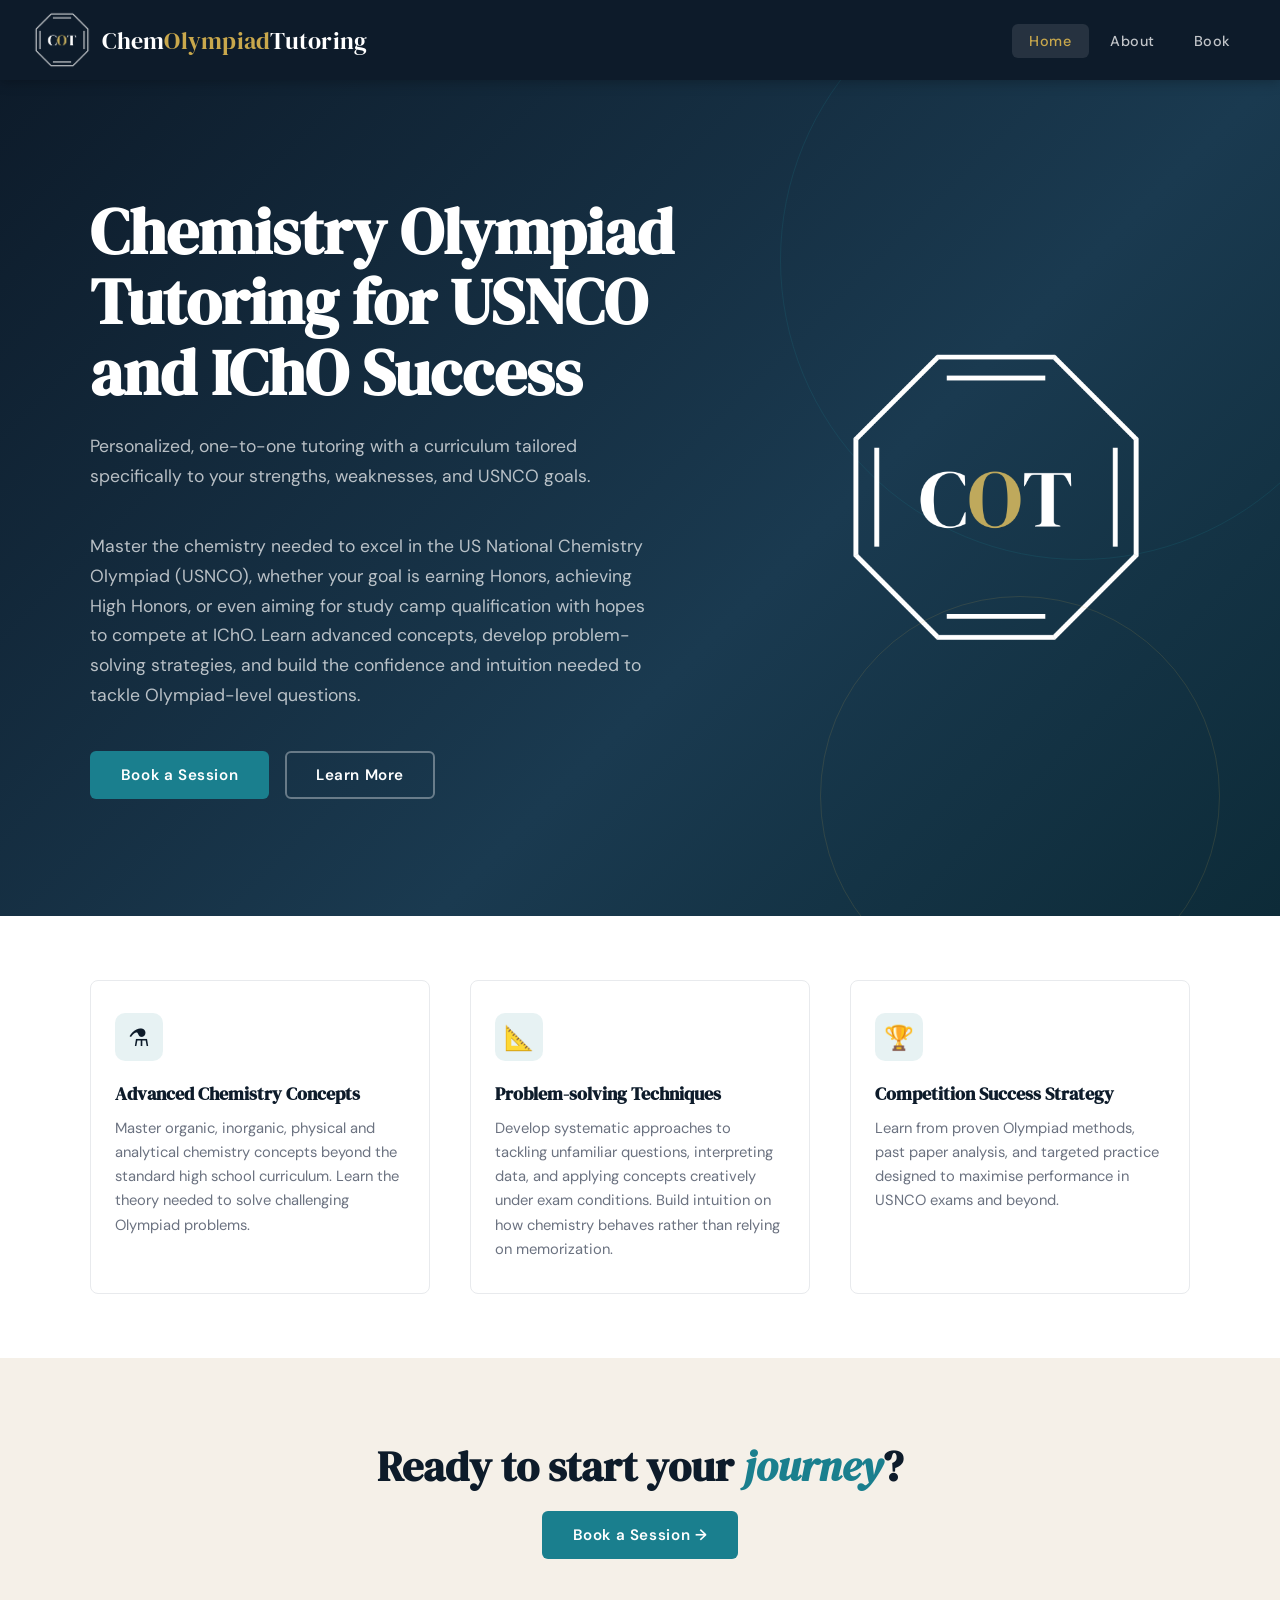
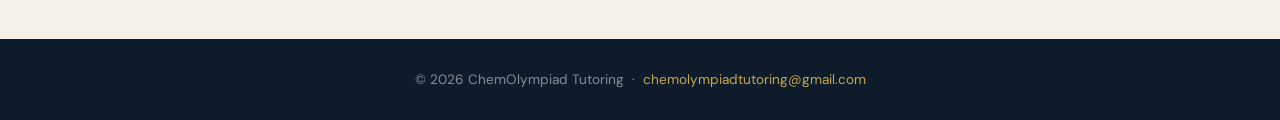
<file: index.html>
<!DOCTYPE html>
<html lang="en">
<head>
  <!-- Google tag (gtag.js) -->
  <script async src="https://www.googletagmanager.com/gtag/js?id=G-D6L898YN1J"></script>
  <script>
    window.dataLayer = window.dataLayer || [];
    function gtag(){dataLayer.push(arguments);}
    gtag('js', new Date());
  
    gtag('config', 'G-D6L898YN1J');
  </script>
  <meta charset="UTF-8" />
  <meta name="viewport" content="width=device-width, initial-scale=1.0" />
  <meta name="description" content="One-on-one Chemistry Olympiad tutoring for USNCO and IChO preparation. Personalized coaching in physical, organic, inorganic, and analytical chemistry." />
  <title>Chemistry Olympiad Tutoring | USNCO & IChO Chemistry Coaching — Home</title>
  <link rel="stylesheet" href="style.css" />
  <link rel="icon" type="image/svg" href="images/COTSMALL.svg">
  <style>
    /* ── Hero ── */
    .hero {
      min-height: calc(100vh - 64px);
      background: linear-gradient(135deg, var(--navy) 0%, #1a3a50 60%, #0d2b38 100%);
      display: flex;
      align-items: center;
      padding: 4rem 2rem;
      position: relative;
      overflow: hidden;
    }

    /* Decorative background molecule / circle motif */
    .hero::before {
      content: '';
      position: absolute;
      width: 600px;
      height: 600px;
      border-radius: 50%;
      border: 1.5px solid rgba(26,127,142,0.2);
      top: -120px;
      right: -100px;
      pointer-events: none;
    }

    .hero::after {
      content: '';
      position: absolute;
      width: 400px;
      height: 400px;
      border-radius: 50%;
      border: 1px solid rgba(201,168,76,0.15);
      bottom: -80px;
      right: 60px;
      pointer-events: none;
    }

    .hero-inner {
      max-width: var(--max-w);
      margin: 0 auto;
      display: grid;
      grid-template-columns: 1.25fr 0.75fr;
      gap: 4rem;
      align-items: center;
      width: 100%;
      position: relative;
    }

    .hero-text h1 {
      font-family: var(--font-display);
      font-size: clamp(2.5rem, 5.5vw, 4rem);
      color: var(--white);
      line-height: 1.1;
    }

    .hero-text h1 em {
      font-style: italic;
      color: var(--gold);
    }

    .hero-text p {
      margin: 1.5rem 0 2.5rem;
      font-size: 1.1rem;
      color: rgba(255,255,255,0.7);
      line-height: 1.7;
      max-width: 560px;
    }

    .hero-cta {
      display: flex;
      gap: 1rem;
      flex-wrap: wrap;
    }

    /* Hero image / visual placeholder */
    .hero-visual {
      width: max(100%, 360px);
      justify-self: end;
      border-radius: 12px;
      aspect-ratio: 1;
      display: flex;
      align-items: center;
      justify-content: center;
      color: rgba(255,255,255,0.25);
      font-size: 0.9rem;
      text-align: center;
      padding: 2rem;
      overflow: hidden;
    }

    .hero-visual img {
      width: 100%;
      height: 100%;
      object-fit: cover;
      display: block;
    }

    /* ── Features strip ── */
    .features {
      background: var(--white);
      padding: 4rem 2rem;
    }

    .features-grid {
      max-width: var(--max-w);
      margin: 0 auto;
      display: grid;
      grid-template-columns: repeat(auto-fit, minmax(220px, 1fr));
      gap: 2.5rem;
    }

    .feature-card {
      padding: 2rem 1.5rem;
      border-radius: 8px;
      border: 1px solid var(--gray-lt);
      transition: box-shadow var(--transition), transform var(--transition);
    }

    .feature-card:hover {
      box-shadow: 0 8px 30px rgba(0,0,0,0.08);
      transform: translateY(-4px);
    }

    .feature-icon {
      width: 48px;
      height: 48px;
      border-radius: 10px;
      background: rgba(26,127,142,0.1);
      display: flex;
      align-items: center;
      justify-content: center;
      font-size: 1.5rem;
      margin-bottom: 1.25rem;
    }

    .feature-card h3 {
      font-family: var(--font-display);
      font-size: 1.15rem;
      margin-bottom: 0.6rem;
    }

    .feature-card p {
      font-size: 0.92rem;
      color: var(--gray);
      line-height: 1.65;
    }

    /* ── Testimonial / Quote strip ── */
    .quote-strip {
      background: var(--teal);
      padding: 4rem 2rem;
      text-align: center;
      color: var(--white);
    }

    .quote-strip blockquote {
      font-family: var(--font-display);
      font-size: clamp(1.3rem, 2.5vw, 2rem);
      font-style: italic;
      max-width: 750px;
      margin: 0 auto 1rem;
      line-height: 1.4;
    }

    .quote-strip cite {
      font-size: 0.9rem;
      opacity: 0.75;
    }

    /* ── CTA Section ── */
    .cta-section {
      text-align: center;
      background: var(--cream);
      padding: 5rem 2rem;
    }

    .cta-section h2 {
      font-family: var(--font-display);
      font-size: clamp(1.8rem, 3.5vw, 2.6rem);
      max-width: 560px;
      margin: 0 auto 1rem;
    }

    .cta-section p {
      color: var(--gray);
      max-width: 480px;
      margin: 0 auto 2.5rem;
      line-height: 1.7;
    }

    /* ── Responsive ── */
    @media (max-width: 768px) {
      .hero-inner {
        grid-template-columns: 1fr;
        gap: 2.5rem;
      }

      .hero-visual {
        justify-self: start;
        width: 100%;
        max-width: 100%;
      }
    }
  </style>
</head>
<body>

  <!-- ══ Navigation ══ -->
  <nav>
    <div class="nav-logo">
      <img src="images/COTvertyellow.png">
      &nbsp Chem<span>Olympiad</span> Tutoring
    </div>
    <input type="checkbox" id="nav-toggle" class="nav-toggle">
    <label for="nav-toggle" class="nav-toggle-label" aria-label="Toggle navigation menu">
      <span></span><span></span><span></span>
    </label>
    <ul class="nav-links">
      <li><a href="index.html" class="active">Home</a></li>
      <li><a href="about.html">About</a></li>
      <li><a href="book.html">Book</a></li>
    </ul>
  </nav>

  <!-- ══ Hero ══ -->
  <section class="hero">
    <div class="hero-inner">
      <div class="hero-text">
        <h1>Chemistry Olympiad Tutoring for USNCO and IChO Success</h1>
        <p>Personalized, one-to-one tutoring with a curriculum tailored specifically to your strengths, weaknesses, and USNCO goals.</p>
        <p>
          Master the chemistry needed to excel in the US National Chemistry Olympiad (USNCO), whether your goal is earning Honors, achieving High Honors, or even aiming for study camp qualification with hopes to compete at IChO. Learn advanced concepts, develop problem-solving strategies, and build the confidence and intuition needed to tackle Olympiad-level questions.
        </p>
        <div class="hero-cta">
          <a href="book.html" class="btn btn-primary">Book a Session</a>
          <a href="about.html" class="btn" style="color:#fff; border-color:rgba(255,255,255,0.35);">Learn More</a>
        </div>
      </div>

      <div class="hero-visual">
        <!-- Replace with your image -->
        <img src="images/COTvertyellow.png">
      </div>
    </div>
  </section>

  <!-- ══ Feature Cards ══ -->
  <section class="features">
    <div class="features-grid">
      <div class="feature-card">
        <div class="feature-icon">⚗️</div>
        <h3>Advanced Chemistry Concepts</h3>
        <p>Master organic, inorganic, physical and analytical chemistry concepts beyond the standard high school curriculum. Learn the theory needed to solve challenging Olympiad problems.</p>
      </div>

      <div class="feature-card">
        <div class="feature-icon">📐</div>
        <h3>Problem-solving Techniques</h3>
        <p>Develop systematic approaches to tackling unfamiliar questions, interpreting data, and applying concepts creatively under exam conditions. Build intuition on how chemistry behaves rather than relying on memorization.</p>
      </div>

      <div class="feature-card">
        <div class="feature-icon">🏆</div>
        <h3>Competition Success Strategy</h3>
        <p>Learn from proven Olympiad methods, past paper analysis, and targeted practice designed to maximise performance in USNCO exams and beyond.</p>
      </div>
    </div>
  </section>

  <!-- ══ Bottom CTA ══ -->
  <section class="cta-section">
    <h2>Ready to start your <em style="font-style:italic; color:var(--teal);">journey</em>?</h2>
    <a href="book.html" class="btn btn-primary">Book a Session →</a>
  </section>

  <!-- ══ Footer ══ -->
  <footer>
    <p>© <span id="yr"></span> ChemOlympiad Tutoring &nbsp;·&nbsp; <a href="mailto:chemolympiadtutoring@gmail.com">chemolympiadtutoring@gmail.com</a></p>
  </footer>

  <script>
    document.getElementById('yr').textContent = new Date().getFullYear();

    // Close mobile nav menu after tapping a link
    const navToggle = document.getElementById('nav-toggle');
    document.querySelectorAll('.nav-links a').forEach(link => {
      link.addEventListener('click', () => { navToggle.checked = false; });
    });
  </script>
</body>
</html>
</file>
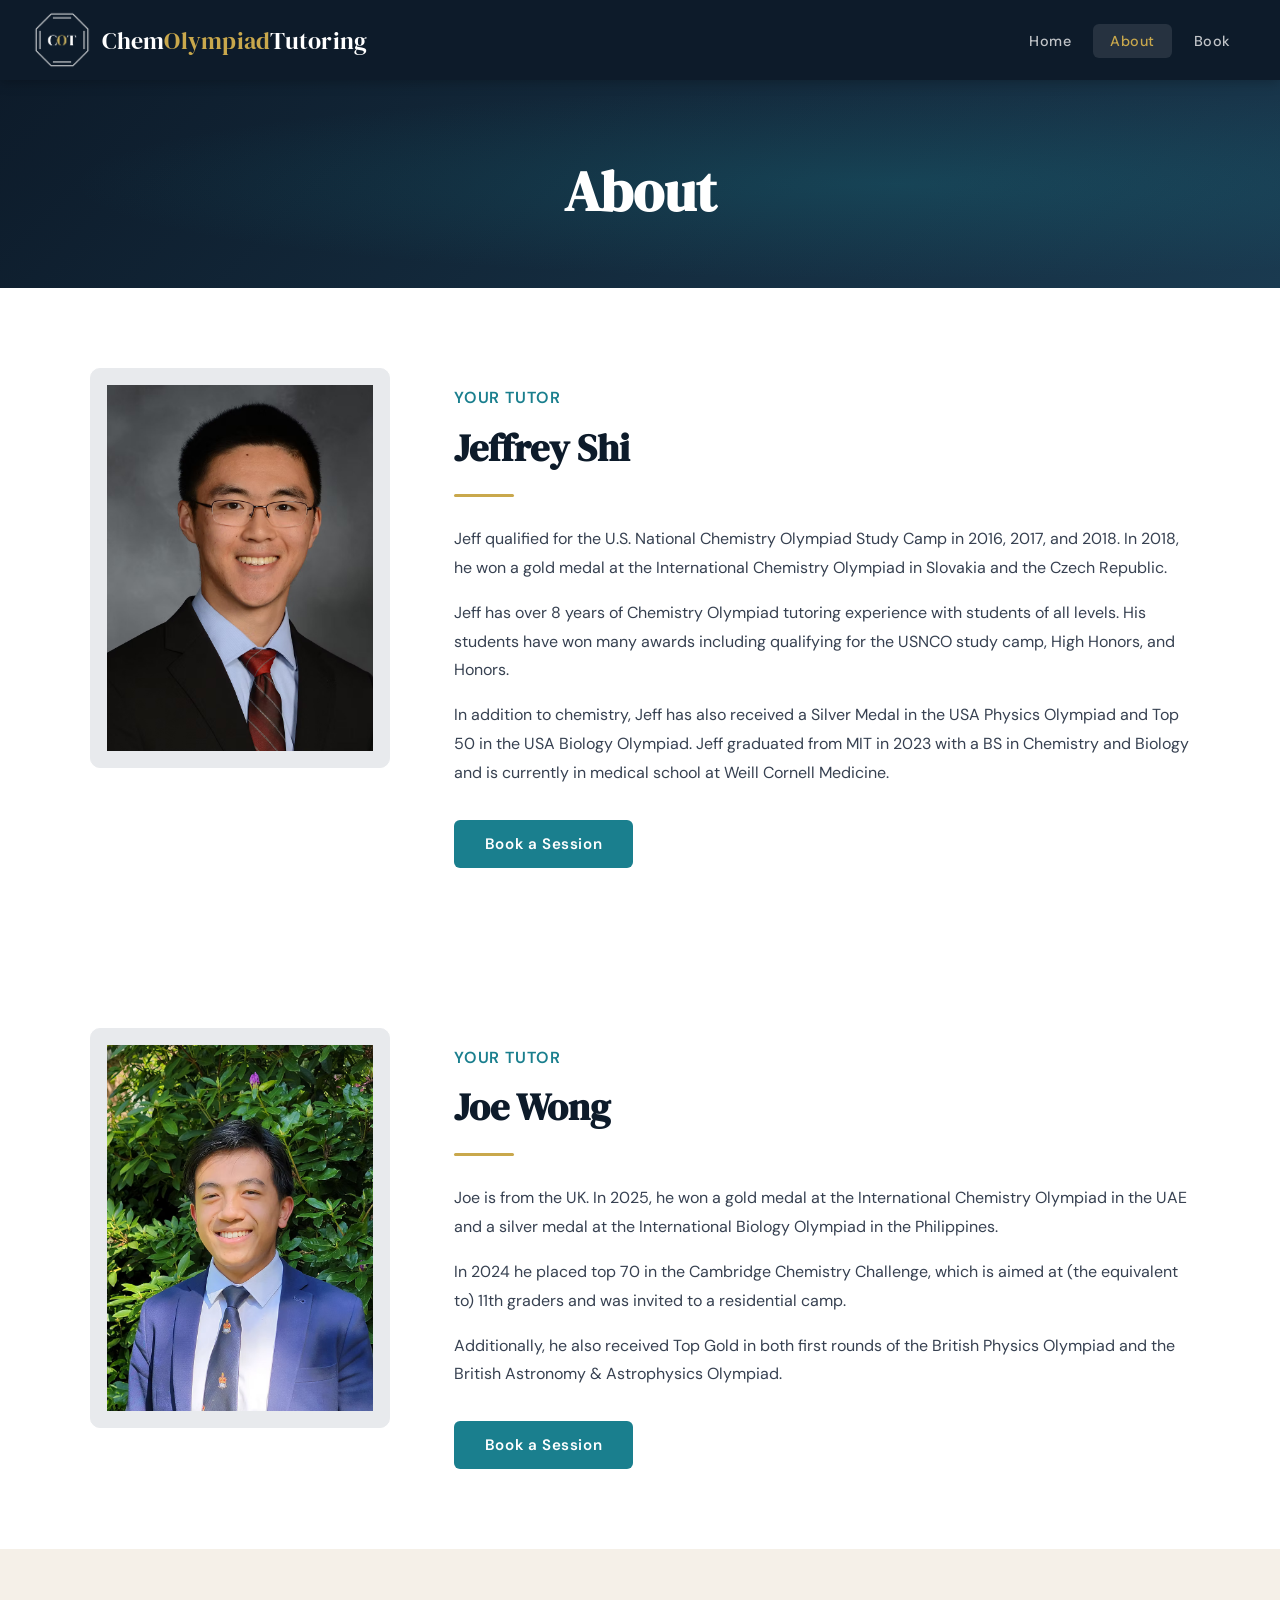
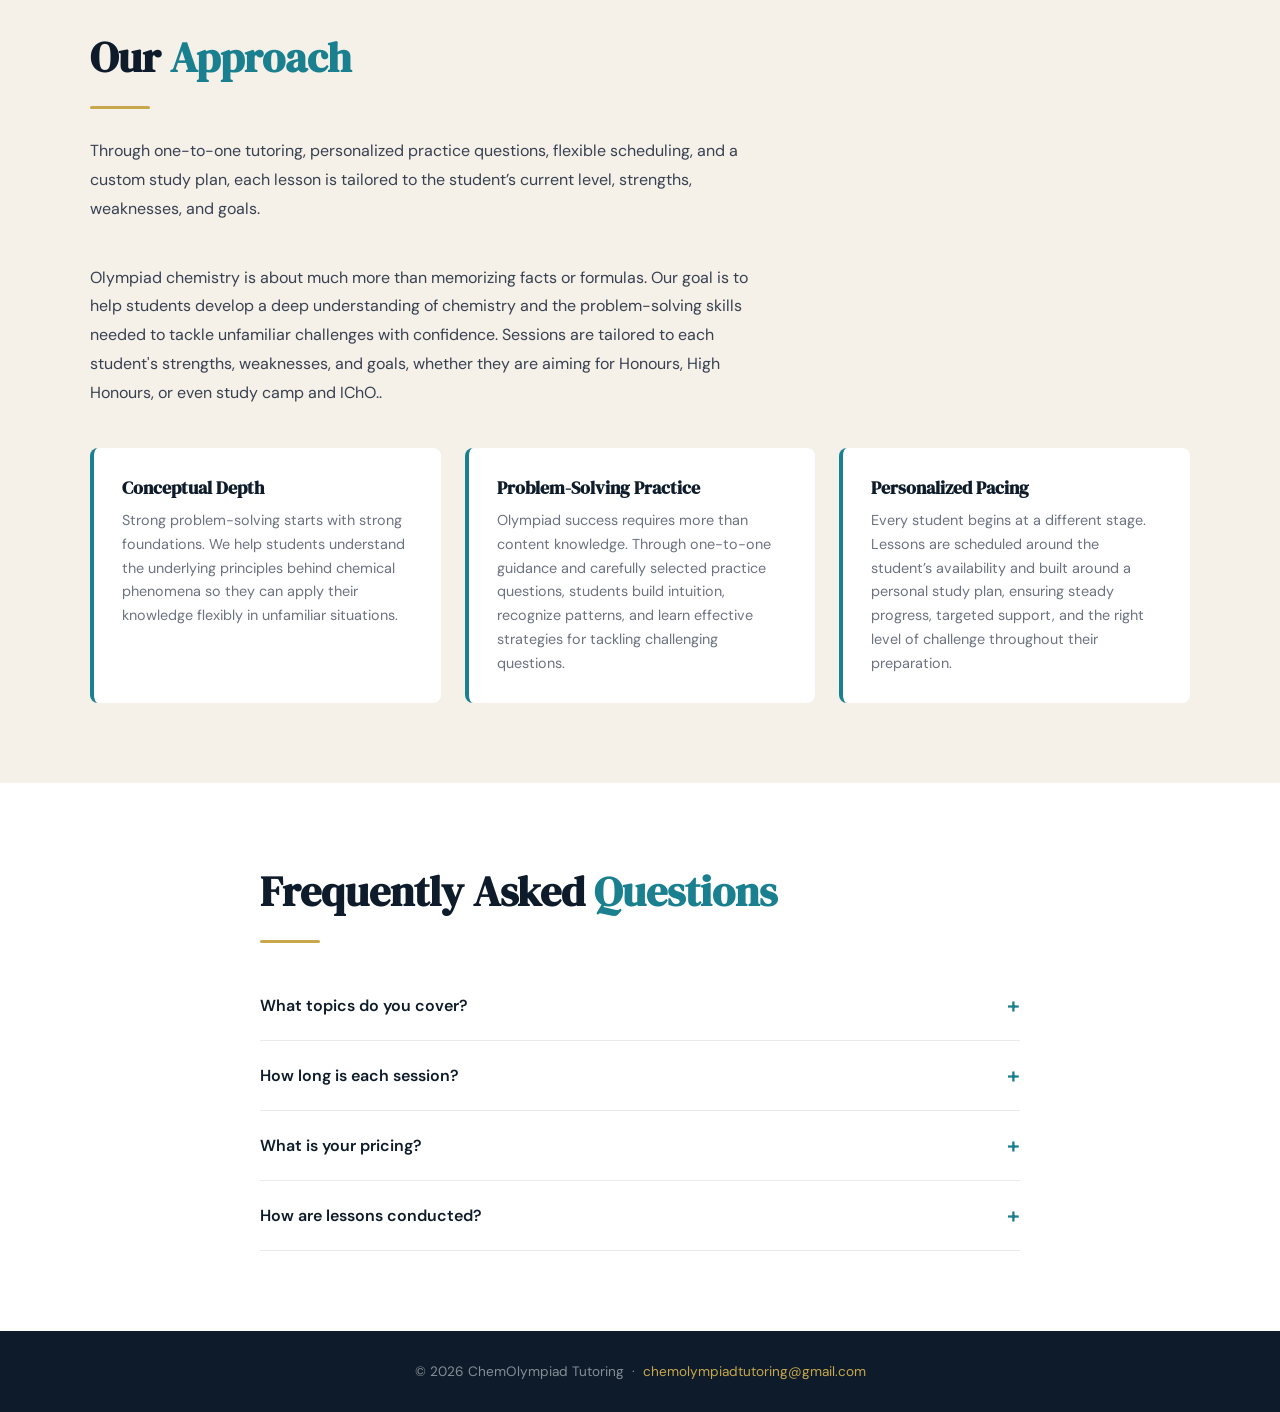
<file: about.html>
<!DOCTYPE html>
<html lang="en">
<head>
  <!-- Google tag (gtag.js) -->
  <script async src="https://www.googletagmanager.com/gtag/js?id=G-D6L898YN1J"></script>
  <script>
    window.dataLayer = window.dataLayer || [];
    function gtag(){dataLayer.push(arguments);}
    gtag('js', new Date());
  
    gtag('config', 'G-D6L898YN1J');
  </script>
  <meta charset="UTF-8" />
  <meta name="viewport" content="width=device-width, initial-scale=1.0" />
  <meta name="description" content="One-on-one Chemistry Olympiad tutoring for USNCO and IChO preparation. Personalized coaching in physical, organic, inorganic, and analytical chemistry." />
  <title>Chemistry Olympiad Tutoring | USNCO & IChO Chemistry Coaching — About</title>
  <link rel="stylesheet" href="style.css" />
  <link rel="icon" type="image/svg" href="images/COTSMALL.svg">
  <style>
    /* ── Bio Section ── */
    .bio-section {
      background: var(--white);
    }

    .bio-inner {
      max-width: var(--max-w);
      margin: 0 auto;
      display: grid;
      grid-template-columns: 300px 1fr;
      gap: 4rem;
      align-items: start;
    }

    .bio-photo {
      border-radius: 10px;
      overflow: hidden;
      border: 1px solid var(--gray-lt);
      aspect-ratio: 3/4;
      background: var(--gray-lt);
      display: flex;
      align-items: center;
      justify-content: center;
      color: var(--gray);
      font-size: 0.9rem;
      text-align: center;
      padding: 1rem;
      /* Replace with <img src="your-photo.jpg" alt="Tutor name"> */
    }

    .bio-photo img {
      width: 100%;
      height: 100%;
      object-fit: cover;
      display: block;
    }

    .bio-text h2 {
      font-family: var(--font-display);
      font-size: clamp(1.8rem, 3vw, 2.4rem);
    }

    .bio-text .subtitle {
      font-size: 1rem;
      color: var(--teal);
      font-weight: 600;
      letter-spacing: 0.05em;
      text-transform: uppercase;
      margin-bottom: 0.5rem;
    }

    .bio-text p {
      margin-top: 1rem;
      line-height: 1.8;
      color: #374151;
      font-size: 1rem;
    }

    /* ── Credentials / Stats strip ── */
    .stats-strip {
      background: var(--navy);
      color: var(--white);
      padding: 3.5rem 2rem;
    }

    .stats-grid {
      max-width: var(--max-w);
      margin: 0 auto;
      display: grid;
      grid-template-columns: repeat(auto-fit, minmax(160px, 1fr));
      gap: 2rem;
      text-align: center;
    }

    .stat-item .number {
      font-family: var(--font-display);
      font-size: 2.8rem;
      color: var(--gold);
      line-height: 1;
    }

    .stat-item .label {
      margin-top: 0.5rem;
      font-size: 0.875rem;
      color: rgba(255,255,255,0.65);
      line-height: 1.4;
    }

    /* ── Approach Section ── */
    .approach-section {
      background: var(--cream);
    }

    .approach-inner {
      max-width: var(--max-w);
      margin: 0 auto;
    }

    .approach-inner > p {
      max-width: 680px;
      line-height: 1.8;
      color: #374151;
      margin-bottom: 2.5rem;
    }

    .approach-grid {
      display: grid;
      grid-template-columns: repeat(auto-fit, minmax(240px, 1fr));
      gap: 1.5rem;
    }

    .approach-card {
      background: var(--white);
      border-radius: 8px;
      padding: 1.75rem;
      border-left: 4px solid var(--teal);
    }

    .approach-card h3 {
      font-family: var(--font-display);
      font-size: 1.1rem;
      margin-bottom: 0.6rem;
    }

    .approach-card p {
      font-size: 0.9rem;
      color: var(--gray);
      line-height: 1.65;
    }

    /* ── FAQ Section ── */
    .faq-section {
      background: var(--white);
    }

    .faq-inner {
      max-width: 760px;
      margin: 0 auto;
    }

    details {
      border-bottom: 1px solid var(--gray-lt);
      padding: 1.25rem 0;
    }

    summary {
      font-weight: 600;
      cursor: pointer;
      list-style: none;
      display: flex;
      justify-content: space-between;
      align-items: center;
      font-size: 1rem;
    }

    summary::after {
      content: '+';
      font-size: 1.4rem;
      color: var(--teal);
      transition: transform 0.2s;
      flex-shrink: 0;
      margin-left: 1rem;
    }

    details[open] summary::after { transform: rotate(45deg); }

    details p {
      margin-top: 0.85rem;
      color: var(--gray);
      line-height: 1.7;
      font-size: 0.95rem;
    }

    @media (max-width: 720px) {
      .bio-inner { grid-template-columns: 1fr; }
      .bio-photo { max-width: 220px; }
    }
  </style>
</head>
<body>

  <!-- ══ Navigation ══ -->
  <nav>
    <div class="nav-logo">
      <img src="images/COTvertyellow.png">
      &nbsp Chem<span>Olympiad</span> Tutoring
    </div>
    <input type="checkbox" id="nav-toggle" class="nav-toggle">
    <label for="nav-toggle" class="nav-toggle-label" aria-label="Toggle navigation menu">
      <span></span><span></span><span></span>
    </label>
    <ul class="nav-links">
      <li><a href="index.html">Home</a></li>
      <li><a href="about.html" class="active">About</a></li>
      <li><a href="book.html">Book</a></li>
    </ul>
  </nav>

  <!-- ══ Page Banner ══ -->
  <div class="page-banner">
    <h1>About</h1>
    <!-- <p>[A one-line tagline about you or your tutoring philosophy.]</p>  (I think it looks cleaner without this)-->
  </div>

  <!-- ══ Bio ══ -->
  <section class="bio-section">
    <div class="bio-inner">

      <div class="bio-photo">
        <!-- EDIT: Replace with <img src="photo.jpg" alt="[Your name]"> -->
        <img src="images/Shi Jeffrey square.jpg" alt="Jeffrey Shi">
      </div>

      <div class="bio-text">
        <p class="subtitle">Your Tutor</p>
        <h2>Jeffrey Shi</h2>
        <div class="divider"></div>

        <p>
          <!-- EDIT: Paragraph 1 — who you are, your background, awards.
               Example: "I'm a [Year] at [University], where I study [Major].
               I competed in the US National Chemistry Olympiad in [Year],
               earning [Award/Honor]." -->
          Jeff qualified for the U.S. National Chemistry Olympiad Study Camp in 2016, 2017, and 2018. In 2018, he won a gold medal at the International Chemistry Olympiad in Slovakia and the Czech Republic.
        </p>

        <p>
          <!-- EDIT: Paragraph 2 — your teaching philosophy or experience. -->
          Jeff has over 8 years of Chemistry Olympiad tutoring experience with students of all levels. His students have won many awards including qualifying for the USNCO study camp, High Honors, and Honors. 
        </p>

        <p>
          <!-- EDIT: Paragraph 3 — anything else you'd like to share. -->
          In addition to chemistry, Jeff has also received a Silver Medal in the USA Physics Olympiad and Top 50 in the USA Biology Olympiad. Jeff graduated from MIT in 2023 with a BS in Chemistry and Biology and is currently in medical school at Weill Cornell Medicine.
        </p>

        <div style="margin-top:2rem;">
          <a href="book.html" class="btn btn-primary">Book a Session</a>
        </div>
      </div>

    </div>
  </section>
  <section class="bio-section">
    <div class="bio-inner">

      <div class="bio-photo">
        <!-- EDIT: Replace with <img src="photo.jpg" alt="[Your name]"> -->
        <img src="images/PictureJWSquare.jpg" alt="Joe Wong">
      </div>

      <div class="bio-text">
        <p class="subtitle">Your Tutor</p>
        <h2>Joe Wong</h2>
        <div class="divider"></div>

        <p>
          <!-- EDIT: Paragraph 1 — who you are, your background, awards.
               Example: "I'm a [Year] at [University], where I study [Major].
               I competed in the US National Chemistry Olympiad in [Year],
               earning [Award/Honor]." -->
          Joe is from the UK. In 2025, he won a gold medal at the International Chemistry Olympiad in the UAE and a silver medal at the International Biology Olympiad in the Philippines.
        </p>

        <p>
          <!-- EDIT: Paragraph 2 — your teaching philosophy or experience. -->
          In 2024 he placed top 70 in the Cambridge Chemistry Challenge, which is aimed at (the equivalent to) 11th graders and was invited to a residential camp.
        </p>

        <p>
          <!-- EDIT: Paragraph 3 — anything else you'd like to share. -->
          Additionally, he also received Top Gold in both first rounds of the British Physics Olympiad and the British Astronomy & Astrophysics Olympiad.
        </p>

        <div style="margin-top:2rem;">
          <a href="book.html" class="btn btn-primary">Book a Session</a>
        </div>
      </div>

    </div>
  </section>

  <!-- ══ Stats / Credentials ══ -->
  <!--
  <div class="stats-strip">
    <div class="stats-grid">

      <div class="stat-item">
        <div class="number">[#]</div>
        <div class="label">[Stat label, e.g., Students Tutored]</div>
      </div>

      <div class="stat-item">
        <div class="number">[#]</div>
        <div class="label">[Stat label, e.g., Years of Experience]</div>
      </div>

      <div class="stat-item">
        <div class="number">[#]</div>
        <div class="label">[Stat label, e.g., Competition Awards]</div>
      </div>

    </div>
  </div>
  -->

  <!-- ══ Approach ══ -->
  <section class="approach-section">
    <div class="approach-inner">
      <h2>Our <span class="accent">Approach</span></h2>
      <div class="divider"></div>
      <p>
        Through one-to-one tutoring, personalized practice questions, flexible scheduling, and a custom study plan, each lesson is tailored to the student’s current level, strengths, weaknesses, and goals.
      </p>
      <p>
        <!-- EDIT: Describe your tutoring style or methodology in 1–2 sentences. -->
        Olympiad chemistry is about much more than memorizing facts or formulas. Our goal is to help students develop a deep understanding of chemistry and the problem-solving skills needed to tackle unfamiliar challenges with confidence. Sessions are tailored to each student's strengths, weaknesses, and goals, whether they are aiming for Honours, High Honours, or even study camp and IChO..
      </p>

      <div class="approach-grid">

        <div class="approach-card">
          <h3>Conceptual Depth</h3>
          <p>Strong problem-solving starts with strong foundations. We help students understand the underlying principles behind chemical phenomena so they can apply their knowledge flexibly in unfamiliar situations.</p>
        </div>

        <div class="approach-card">
          <h3>Problem-Solving Practice</h3>
          <p>Olympiad success requires more than content knowledge. Through one-to-one guidance and carefully selected practice questions, students build intuition, recognize patterns, and learn effective strategies for tackling challenging questions.</p>
        </div>

        <div class="approach-card">
          <h3>Personalized Pacing</h3>
          <p>Every student begins at a different stage. Lessons are scheduled around the student’s availability and built around a personal study plan, ensuring steady progress, targeted support, and the right level of challenge throughout their preparation.</p>
        </div>

      </div>
    </div>
  </section>

  <!-- ══ FAQ ══ -->
  <section class="faq-section">
    <div class="faq-inner">
      <h2>Frequently Asked <span class="accent">Questions</span></h2>
      <div class="divider"></div>

      <details>
        <summary>What topics do you cover?</summary>
        <p>We cover all areas of Olympiad chemistry, including physical, organic, inorganic, and analytical chemistry. Depending on your goals, sessions can focus on specific topics, comprehensive USNCO preparation, IChO-level material, or general problem-solving strategies.</p>
      </details>

      <details>
        <summary>How long is each session?</summary>
        <p>Most sessions are 60 minutes, though longer sessions can be arranged for intensive problem-solving, mock exams, or competition preparation. Scheduling is flexible and can be tailored to each student's needs.</p>
      </details>

      <details>
        <summary>What is your pricing?</summary>
        <p>Our current price is $160/hour.</p>
      </details>

      <details>
        <summary>How are lessons conducted?</summary>
        <p>All lessons take place through Zoom and are strictly one-on-one with active, engaging conversation between the tutor and the student. The tutor will engage and guide the student through new material.</p>
      </details>

    </div>
  </section>

  <!-- ══ Footer ══ -->
  <footer>
    <p>© <span id="yr"></span> ChemOlympiad Tutoring &nbsp;·&nbsp; <a href="mailto:chemolympiadtutoring@gmail.com">chemolympiadtutoring@gmail.com</a></p>
  </footer>

  <script>
    document.getElementById('yr').textContent = new Date().getFullYear();

    // Close mobile nav menu after tapping a link
    const navToggle = document.getElementById('nav-toggle');
    document.querySelectorAll('.nav-links a').forEach(link => {
      link.addEventListener('click', () => { navToggle.checked = false; });
    });
  </script>
</body>
</html>
</file>
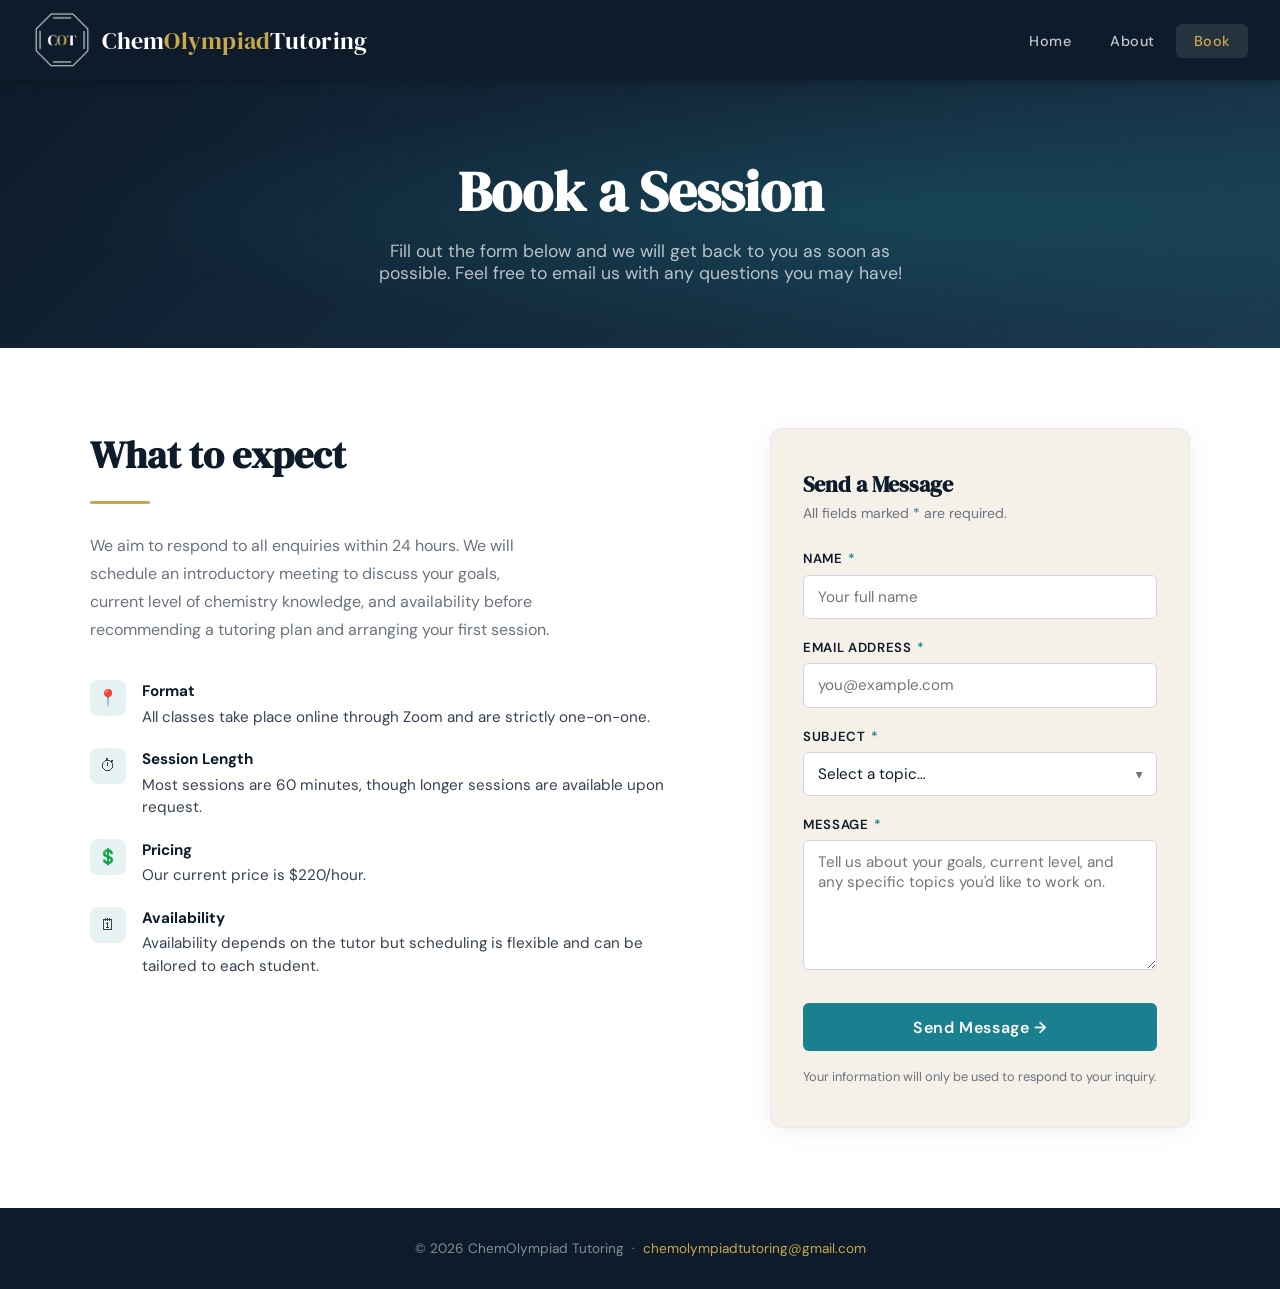
<file: book.html>
<!DOCTYPE html>
<html lang="en">
<head>
  <!-- Google tag (gtag.js) -->
  <script async src="https://www.googletagmanager.com/gtag/js?id=G-D6L898YN1J"></script>
  <script>
    window.dataLayer = window.dataLayer || [];
    function gtag(){dataLayer.push(arguments);}
    gtag('js', new Date());
  
    gtag('config', 'G-D6L898YN1J');
  </script>
  <meta charset="UTF-8" />
  <meta name="viewport" content="width=device-width, initial-scale=1.0" />
  <meta name="description" content="One-on-one Chemistry Olympiad tutoring for USNCO and IChO preparation. Personalized coaching in physical, organic, inorganic, and analytical chemistry." />
  <title>Chemistry Olympiad Tutoring | USNCO & IChO Chemistry Coaching — Book</title>
  <link rel="stylesheet" href="style.css" />
  <link rel="icon" type="image/svg" href="images/COTSMALL.svg">
  <style>
    /* ── Book layout ── */
    .book-section {
      background: var(--white);
      padding: 5rem 2rem;
    }

    .book-inner {
      max-width: var(--max-w);
      margin: 0 auto;
      display: grid;
      grid-template-columns: 1fr 420px;
      gap: 5rem;
      align-items: start;
    }

    /* ── Info Panel (left) ── */
    .book-info h2 {
      font-family: var(--font-display);
      font-size: clamp(1.8rem, 3vw, 2.4rem);
    }

    .book-info > p {
      margin-top: 0.75rem;
      color: var(--gray);
      line-height: 1.75;
      font-size: 1rem;
      max-width: 460px;
    }

    .info-list {
      list-style: none;
      margin-top: 2.25rem;
      display: flex;
      flex-direction: column;
      gap: 1.25rem;
    }

    .info-list li {
      display: flex;
      align-items: flex-start;
      gap: 1rem;
      font-size: 0.95rem;
      line-height: 1.5;
      color: #374151;
    }

    .info-list .icon {
      width: 36px; height: 36px;
      flex-shrink: 0;
      background: rgba(26,127,142,0.1);
      border-radius: 8px;
      display: flex; align-items: center; justify-content: center;
      font-size: 1rem;
    }

    .info-list strong { display: block; margin-bottom: 0.15rem; color: var(--navy); }

    /* ── Form Card (right) ── */
    .form-card {
      background: var(--cream);
      border-radius: 12px;
      padding: 2.5rem 2rem;
      border: 1px solid var(--gray-lt);
      box-shadow: 0 4px 24px rgba(0,0,0,0.06);
    }

    .form-card h3 {
      font-family: var(--font-display);
      font-size: 1.4rem;
      margin-bottom: 0.25rem;
    }

    .form-card .form-subtitle {
      font-size: 0.875rem;
      color: var(--gray);
      margin-bottom: 1.75rem;
    }

    /* Fields */
    .field {
      margin-bottom: 1.25rem;
    }

    .field label {
      display: block;
      font-size: 0.825rem;
      font-weight: 600;
      letter-spacing: 0.05em;
      color: var(--navy);
      margin-bottom: 0.45rem;
      text-transform: uppercase;
    }

    .field label .req { color: var(--teal); margin-left: 2px; }

    .field input,
    .field select,
    .field textarea {
      width: 100%;
      padding: 0.7rem 0.9rem;
      border: 1.5px solid #d1d5db;
      border-radius: var(--radius);
      font-family: var(--font-body);
      font-size: 0.95rem;
      color: var(--navy);
      background: var(--white);
      transition: border-color var(--transition), box-shadow var(--transition);
      outline: none;
      appearance: none;
    }

    .field input:focus,
    .field select:focus,
    .field textarea:focus {
      border-color: var(--teal);
      box-shadow: 0 0 0 3px rgba(26,127,142,0.12);
    }

    .field textarea {
      resize: vertical;
      min-height: 130px;
    }

    /* Select arrow */
    .select-wrap { position: relative; }
    .select-wrap::after {
      content: '▾';
      position: absolute;
      right: 0.9rem;
      top: 50%;
      transform: translateY(-50%);
      pointer-events: none;
      color: var(--gray);
      font-size: 0.85rem;
    }

    /* Submit button */
    .submit-btn {
      width: 100%;
      padding: 0.85rem;
      background: var(--teal);
      color: var(--white);
      border: none;
      border-radius: var(--radius);
      font-family: var(--font-body);
      font-size: 1rem;
      font-weight: 600;
      cursor: pointer;
      letter-spacing: 0.04em;
      transition: background var(--transition), transform 0.15s;
      margin-top: 0.5rem;
    }

    .submit-btn:hover { background: var(--teal-lt); transform: translateY(-2px); }
    .submit-btn:active { transform: translateY(0); }

    .form-note {
      margin-top: 1rem;
      font-size: 0.8rem;
      color: var(--gray);
      text-align: center;
      line-height: 1.5;
    }

    /* ── Success / Error messages ── */
    .form-message {
      display: none;
      margin-top: 1.25rem;
      padding: 1rem 1.25rem;
      border-radius: var(--radius);
      font-size: 0.9rem;
      line-height: 1.5;
      text-align: center;
    }
    .form-message.success {
      background: #d1fae5;
      color: #065f46;
      border: 1px solid #6ee7b7;
    }
    .form-message.error {
      background: #fee2e2;
      color: #991b1b;
      border: 1px solid #fca5a5;
    }

    /* ── Responsive ── */
    @media (max-width: 820px) {
      .book-inner {
        grid-template-columns: 1fr;
        gap: 3rem;
      }
    }
  </style>
</head>
<body>

  <!-- ══ Navigation ══ -->
  <nav>
    <div class="nav-logo">
      <img src="images/COTvertyellow.png">
      &nbsp Chem<span>Olympiad</span> Tutoring
    </div>
    <input type="checkbox" id="nav-toggle" class="nav-toggle">
    <label for="nav-toggle" class="nav-toggle-label" aria-label="Toggle navigation menu">
      <span></span><span></span><span></span>
    </label>
    <ul class="nav-links">
      <li><a href="index.html">Home</a></li>
      <li><a href="about.html">About</a></li>
      <li><a href="book.html" class="active">Book</a></li>
    </ul>
  </nav>

  <!-- ══ Page Banner ══ -->
  <div class="page-banner">
    <h1>Book a Session</h1>
    <p>Fill out the form below and we will get back to you as soon as possible. Feel free to email us with any questions you may have!</p>
  </div>

  <!-- ══ Main Content ══ -->
  <section class="book-section">
    <div class="book-inner">

      <!-- Left: Info panel -->
      <div class="book-info">
        <h2>What to expect</h2>
        <div class="divider"></div>
        <p>
          <!-- EDIT: A few sentences about what happens after they submit.
               Example: "After you send a message I'll reach out within one business
               day to schedule a free 20-minute intro call." -->
          We aim to respond to all enquiries within 24 hours. We will schedule an introductory meeting to discuss your goals, current level of chemistry knowledge, and availability before recommending a tutoring plan and arranging your first session.
        </p>

        <ul class="info-list">
          <li>
            <div class="icon">📍</div>
            <div>
              <strong>Format</strong>
              All classes take place online through Zoom and are strictly one-on-one.
            </div>
          </li>
          <li>
            <div class="icon">⏱</div>
            <div>
              <strong>Session Length</strong>
              Most sessions are 60 minutes, though longer sessions are available upon request.
            </div>
          </li>
          <li>
            <div class="icon">💲</div>
            <div>
              <strong>Pricing</strong>
              Our current price is $220/hour.
            </div>
          </li>
          <li>
            <div class="icon">🗓</div>
            <div>
              <strong>Availability</strong>
              Availability depends on the tutor but scheduling is flexible and can be tailored to each student.
            </div>
          </li>
        </ul>
      </div>

      <!-- Right: Contact form -->
      <div class="form-card">
        <h3>Send a Message</h3>
        <p class="form-subtitle">All fields marked <span style="color:var(--teal)">*</span> are required.</p>

        <!--
          ════════════════════════════════════════════════════════
          FORMSPREE SETUP (takes ~2 minutes):
          1. Go to https://formspree.io and create a free account.
          2. Create a new form → copy the unique form endpoint URL.
          3. Replace "https://formspree.io/f/YOUR_FORM_ID" below
             with your actual endpoint.
          4. Verify your email address when Formspree sends you a
             confirmation — that's it! All submissions will be
             forwarded to the email you registered with.
          ════════════════════════════════════════════════════════
        -->
        <form id="contact-form" action="https://formspree.io/f/mzdqyyzv" method="POST" novalidate>

          <!-- Name -->
          <div class="field">
            <label for="name">Name <span class="req">*</span></label>
            <input
              type="text"
              id="name"
              name="name"
              placeholder="Your full name"
              required
              autocomplete="name"
            />
          </div>

          <!-- Email -->
          <div class="field">
            <label for="email">Email Address <span class="req">*</span></label>
            <input
              type="email"
              id="email"
              name="email"
              placeholder="you@example.com"
              required
              autocomplete="email"
            />
          </div>

          <!-- Subject -->
          <div class="field">
            <label for="subject">Subject <span class="req">*</span></label>
            <div class="select-wrap">
              <select id="subject" name="subject" required>
                <option value="" disabled selected>Select a topic…</option>
                <!-- EDIT: Replace or add options to match the subjects you tutor -->
                <option>General Inquiry</option>
                <option>Thermodynamics & Kinetics</option>
                <option>Organic Chemistry</option>
                <option>Analytical Chemistry</option>
                <option>Physical Chemistry</option>
                <option>Inorganic Chemistry</option>
                <option>Lab Techniques</option>
                <option>Exam Strategy / Past Papers</option>
                <option>Other</option>
              </select>
            </div>
          </div>

          <!-- Message -->
          <div class="field">
            <label for="message">Message <span class="req">*</span></label>
            <textarea
              id="message"
              name="message"
              placeholder="Tell us about your goals, current level, and any specific topics you'd like to work on."
              required
            ></textarea>
          </div>

          <!-- Hidden spam-prevention honeypot (Formspree ignores it) -->
          <input type="text" name="_gotcha" style="display:none" tabindex="-1" autocomplete="off" />

          <button type="submit" class="submit-btn">Send Message →</button>

          <p class="form-note">
            Your information will only be used to respond to your inquiry.
          </p>

          <!-- Success / Error feedback -->
          <div id="form-success" class="form-message success">
            ✅ Message sent! I'll be in touch within 24 hours.
          </div>
          <div id="form-error" class="form-message error">
            ❌ Something went wrong. Please email me directly at
            <a href="mailto:chemolympiadtutoring@gmail.com">chemolympiadtutoring@gmail.com</a>.
          </div>

        </form>
      </div>
      <!-- /form-card -->

    </div>
  </section>

  <!-- ══ Footer ══ -->
  <footer>
    <p>© <span id="yr"></span> ChemOlympiad Tutoring &nbsp;·&nbsp; <a href="mailto:chemolympiadtutoring@gmail.com">chemolympiadtutoring@gmail.com</a></p>
  </footer>

  <!-- ══ Form JS ══ -->
  <script>
    document.getElementById('yr').textContent = new Date().getFullYear();

    // Close mobile nav menu after tapping a link
    const navToggle = document.getElementById('nav-toggle');
    document.querySelectorAll('.nav-links a').forEach(link => {
      link.addEventListener('click', () => { navToggle.checked = false; });
    });

    const form = document.getElementById('contact-form');
    const successMsg = document.getElementById('form-success');
    const errorMsg   = document.getElementById('form-error');

    form.addEventListener('submit', async (e) => {
      e.preventDefault();

      // Basic client-side validation
      const required = form.querySelectorAll('[required]');
      let valid = true;
      required.forEach(field => {
        field.style.borderColor = '';
        if (!field.value.trim()) {
          field.style.borderColor = '#f87171';
          valid = false;
        }
      });
      if (!valid) return;

      const submitBtn = form.querySelector('.submit-btn');
      submitBtn.textContent = 'Sending…';
      submitBtn.disabled = true;

      try {
        const res = await fetch(form.action, {
          method: 'POST',
          body: new FormData(form),
          headers: { 'Accept': 'application/json' }
        });

        if (res.ok) {
          form.reset();
          successMsg.style.display = 'block';
          errorMsg.style.display   = 'none';
          submitBtn.textContent = 'Sent ✓';
        } else {
          throw new Error('Server error');
        }
      } catch {
        errorMsg.style.display   = 'block';
        successMsg.style.display = 'none';
        submitBtn.textContent = 'Send Message →';
        submitBtn.disabled = false;
      }
    });
  </script>
</body>
</html>
</file>
<file: style.css>
/* ============================================
   CHEMISTRY OLYMPIAD TUTORING — SHARED STYLES
   ============================================ */

@import url('https://fonts.googleapis.com/css2?family=DM+Serif+Display:ital@0;1&family=DM+Sans:wght@300;400;500;600&display=swap');

/* --- Variables --- */
:root {
  --navy:     #0d1b2a;
  --teal:     #1a7f8e;
  --teal-lt:  #22a8bc;
  --gold:     #c9a84c;
  --cream:    #f5f0e8;
  --white:    #ffffff;
  --gray:     #6b7280;
  --gray-lt:  #e8eaed;

  --font-display: 'DM Serif Display', Georgia, serif;
  --font-body:    'DM Sans', system-ui, sans-serif;

  --radius: 6px;
  --transition: 0.25s ease;
  --max-w: 1100px;
}

/* --- Reset --- */
*, *::before, *::after { box-sizing: border-box; margin: 0; padding: 0; }

html { scroll-behavior: smooth; }

body {
  font-family: var(--font-body);
  background: var(--cream);
  color: var(--navy);
  min-height: 100vh;
  display: flex;
  flex-direction: column;
}

a  { color: inherit; text-decoration: none; }

/* --- Navigation --- */
nav {
  position: sticky;
  top: 0;
  z-index: 100;
  background: var(--navy);
  padding: 0 2rem;
  display: flex;
  align-items: center;
  justify-content: space-between;
  height: 80px;
  box-shadow: 0 2px 12px rgba(0,0,0,0.25);
}

.nav-logo {
  font-family: var(--font-display);
  font-size: 1.5rem;
  color: var(--white);
  letter-spacing: 0.01em;
  display: flex;
  align-items: center;
}

.nav-logo img {
  height: 60px;
  width: auto;
}

.nav-logo span { color: var(--gold); }

.nav-links {
  display: flex;
  gap: 0.25rem;
  list-style: none;
}

.nav-links a {
  font-size: 0.9rem;
  font-weight: 500;
  color: rgba(255,255,255,0.75);
  padding: 0.5rem 1.1rem;
  border-radius: var(--radius);
  letter-spacing: 0.03em;
  transition: background var(--transition), color var(--transition);
}

.nav-links a:hover,
.nav-links a.active {
  background: rgba(255,255,255,0.1);
  color: var(--white);
}

.nav-links a.active {
  color: var(--gold);
}

/* --- Mobile Nav Toggle --- */
.nav-toggle {
  display: none;
}

.nav-toggle-label {
  display: none;
  flex-direction: column;
  justify-content: center;
  gap: 5px;
  width: 32px;
  height: 32px;
  cursor: pointer;
  z-index: 101;
}

.nav-toggle-label span {
  display: block;
  width: 100%;
  height: 2px;
  background: var(--white);
  border-radius: 2px;
  transition: transform 0.25s ease, opacity 0.2s ease;
}

/* --- Page Header Banner --- */
.page-banner {
  background: linear-gradient(135deg, var(--navy) 0%, #1a3a50 100%);
  color: var(--white);
  padding: 5rem 2rem 4rem;
  text-align: center;
  position: relative;
  overflow: hidden;
}

.page-banner::before {
  content: '';
  position: absolute;
  inset: 0;
  background: radial-gradient(ellipse at 70% 50%, rgba(26,127,142,0.25) 0%, transparent 65%);
  pointer-events: none;
}

.page-banner h1 {
  font-family: var(--font-display);
  font-size: clamp(2.2rem, 5vw, 3.5rem);
  line-height: 1.15;
  position: relative;
}

.page-banner p {
  margin-top: 1rem;
  font-size: 1.1rem;
  color: rgba(255,255,255,0.7);
  max-width: 560px;
  margin-left: auto;
  margin-right: auto;
  position: relative;
}

/* --- Container --- */
.container {
  width: 100%;
  max-width: var(--max-w);
  margin: 0 auto;
  padding: 0 2rem;
}

/* --- Section --- */
section {
  padding: 5rem 2rem;
}

section h2 {
  font-family: var(--font-display);
  font-size: clamp(1.8rem, 3.5vw, 2.6rem);
  margin-bottom: 1rem;
  color: var(--navy);
}

section h2 .accent { color: var(--teal); }

/* --- Button --- */
.btn {
  display: inline-block;
  font-family: var(--font-body);
  font-size: 0.95rem;
  font-weight: 600;
  letter-spacing: 0.04em;
  padding: 0.75rem 1.8rem;
  border-radius: var(--radius);
  cursor: pointer;
  border: 2px solid transparent;
  transition: background var(--transition), color var(--transition), transform 0.15s;
}

.btn:hover { transform: translateY(-2px); }

.btn-primary {
  background: var(--teal);
  color: var(--white);
}
.btn-primary:hover { background: var(--teal-lt); }

.btn-outline {
  background: transparent;
  border-color: var(--navy);
  color: var(--navy);
}
.btn-outline:hover { background: var(--navy); color: var(--white); }

/* --- Footer --- */
footer {
  margin-top: auto;
  background: var(--navy);
  color: rgba(255,255,255,0.5);
  text-align: center;
  padding: 2rem;
  font-size: 0.85rem;
}

footer a { color: var(--gold); }

/* --- Divider --- */
.divider {
  width: 60px;
  height: 3px;
  background: var(--gold);
  margin: 1.25rem 0 1.75rem;
  border-radius: 2px;
}

/* --- Responsive Nav --- */
@media (max-width: 700px) {
  .nav-toggle-label { display: flex; }

  .nav-links {
    position: absolute;
    top: 80px;
    left: 0;
    right: 0;
    flex-direction: column;
    gap: 0;
    background: var(--navy);
    max-height: 0;
    overflow: hidden;
    box-shadow: 0 12px 20px rgba(0,0,0,0.2);
    transition: max-height 0.3s ease;
  }

  .nav-links li { width: 100%; }

  .nav-links a {
    display: block;
    padding: 0.9rem 1.5rem;
    border-radius: 0;
  }

  .nav-toggle:checked ~ .nav-links {
    max-height: 260px;
  }

  .nav-toggle:checked ~ .nav-toggle-label span:nth-child(1) { transform: translateY(7px) rotate(45deg); }
  .nav-toggle:checked ~ .nav-toggle-label span:nth-child(2) { opacity: 0; }
  .nav-toggle:checked ~ .nav-toggle-label span:nth-child(3) { transform: translateY(-7px) rotate(-45deg); }
}

@media (max-width: 600px) {
  nav { padding: 0 1rem; }
  .nav-logo { font-size: 1.5rem; }
  section { padding: 3rem 1.25rem; }
}
</file>
